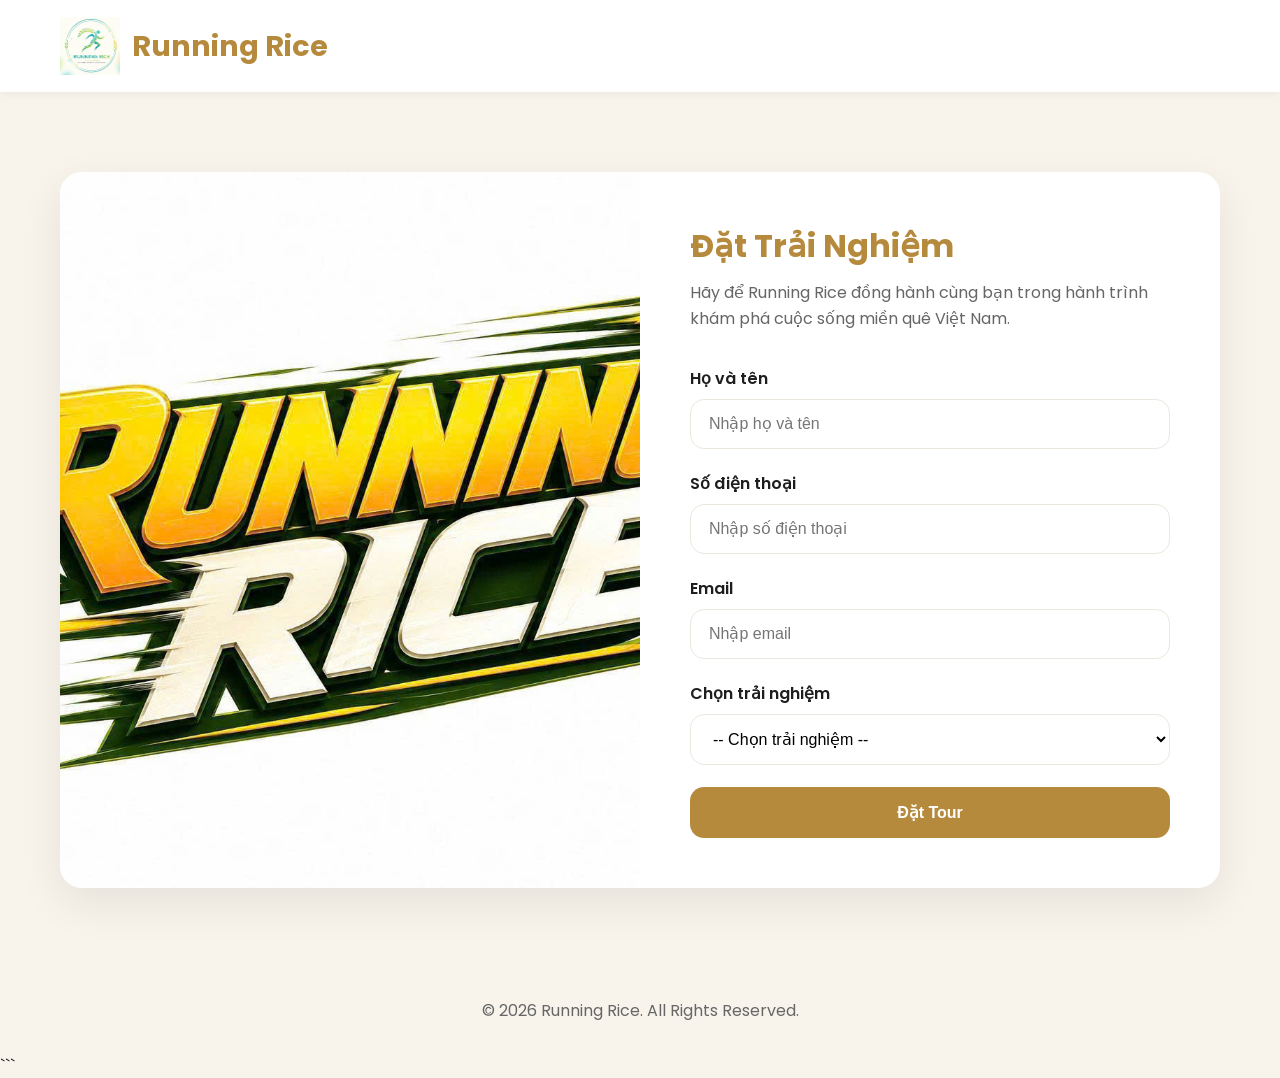
<file: booking.html>
<!DOCTYPE html>
<html lang="vi">

<head>

    <meta charset="UTF-8">

    <meta name="viewport"
          content="width=device-width, initial-scale=1.0">

    <title>Đặt Trải Nghiệm | Running Rice</title>

    <link rel="stylesheet" href="css/booking.css">

    <link rel="preconnect" href="https://fonts.googleapis.com">

    <link rel="preconnect"
          href="https://fonts.gstatic.com"
          crossorigin>

    <link href="https://fonts.googleapis.com/css2?family=Poppins:wght@300;400;500;600;700&display=swap"
          rel="stylesheet">

</head>

<body>

    <!-- ==========================
            Header
    =========================== -->

<header>

    <nav class="navbar">

        <a href="index.html" class="logo">

            <img
                src="images/logo.png"
                alt="Running Rice Logo"
            >

            <h2>
                Running Rice
            </h2>

        </a>

    </nav>

</header>



    <!-- ==========================
            Booking
    =========================== -->

    <section class="booking">

        <div class="booking-container">

            <!-- Left -->

            <div class="booking-image">

                <img src="images/rice.jpg"
                     alt="Running Rice">

            </div>



            <!-- Right -->

            <div class="booking-form">

                <h2>

                    Đặt Trải Nghiệm

                </h2>

                <p>

                    Hãy để Running Rice đồng hành cùng bạn
                    trong hành trình khám phá cuộc sống
                    miền quê Việt Nam.

                </p>



                <div class="form-group">

                    <label>

                        Họ và tên

                    </label>

                    <input
                        id="customerName"
                        type="text"
                        placeholder="Nhập họ và tên">

                </div>



                <div class="form-group">

                    <label>

                        Số điện thoại

                    </label>

                    <input
                        id="phone"
                        type="tel"
                        placeholder="Nhập số điện thoại">

                </div>



                <div class="form-group">

                    <label>

                        Email

                    </label>

                    <input
                        id="email"
                        type="email"
                        placeholder="Nhập email">

                </div>






                <div class="form-group">

                    <label>

                        Chọn trải nghiệm

                    </label>

                    <select id="experience">

                        <option value="">
                            -- Chọn trải nghiệm --
                        </option>

                        <option value="Trải Nghiệm 1">
                            Trải Nghiệm 1
                        </option>

                        <option value="Trải Nghiệm 2">
                            Trải Nghiệm 2
                        </option>

                        <option value="Trải Nghiệm 3">
                            Trải nghiệm 3
                        </option>

                    </select>

                </div>



                <button
                    id="btnBook"
                    type="button">

                    Đặt Tour

                </button>

            </div>

        </div>

    </section>



    <!-- ==========================
            Footer
    =========================== -->

    <footer>

        <p
        style="
        text-align:center;
        padding:30px;
        color:#666;
        ">

            © 2026 Running Rice.
            All Rights Reserved.

        </p>

    </footer>



    <script type="module"
            src="js/app.js"></script>

</body>

</html>
```
</file>
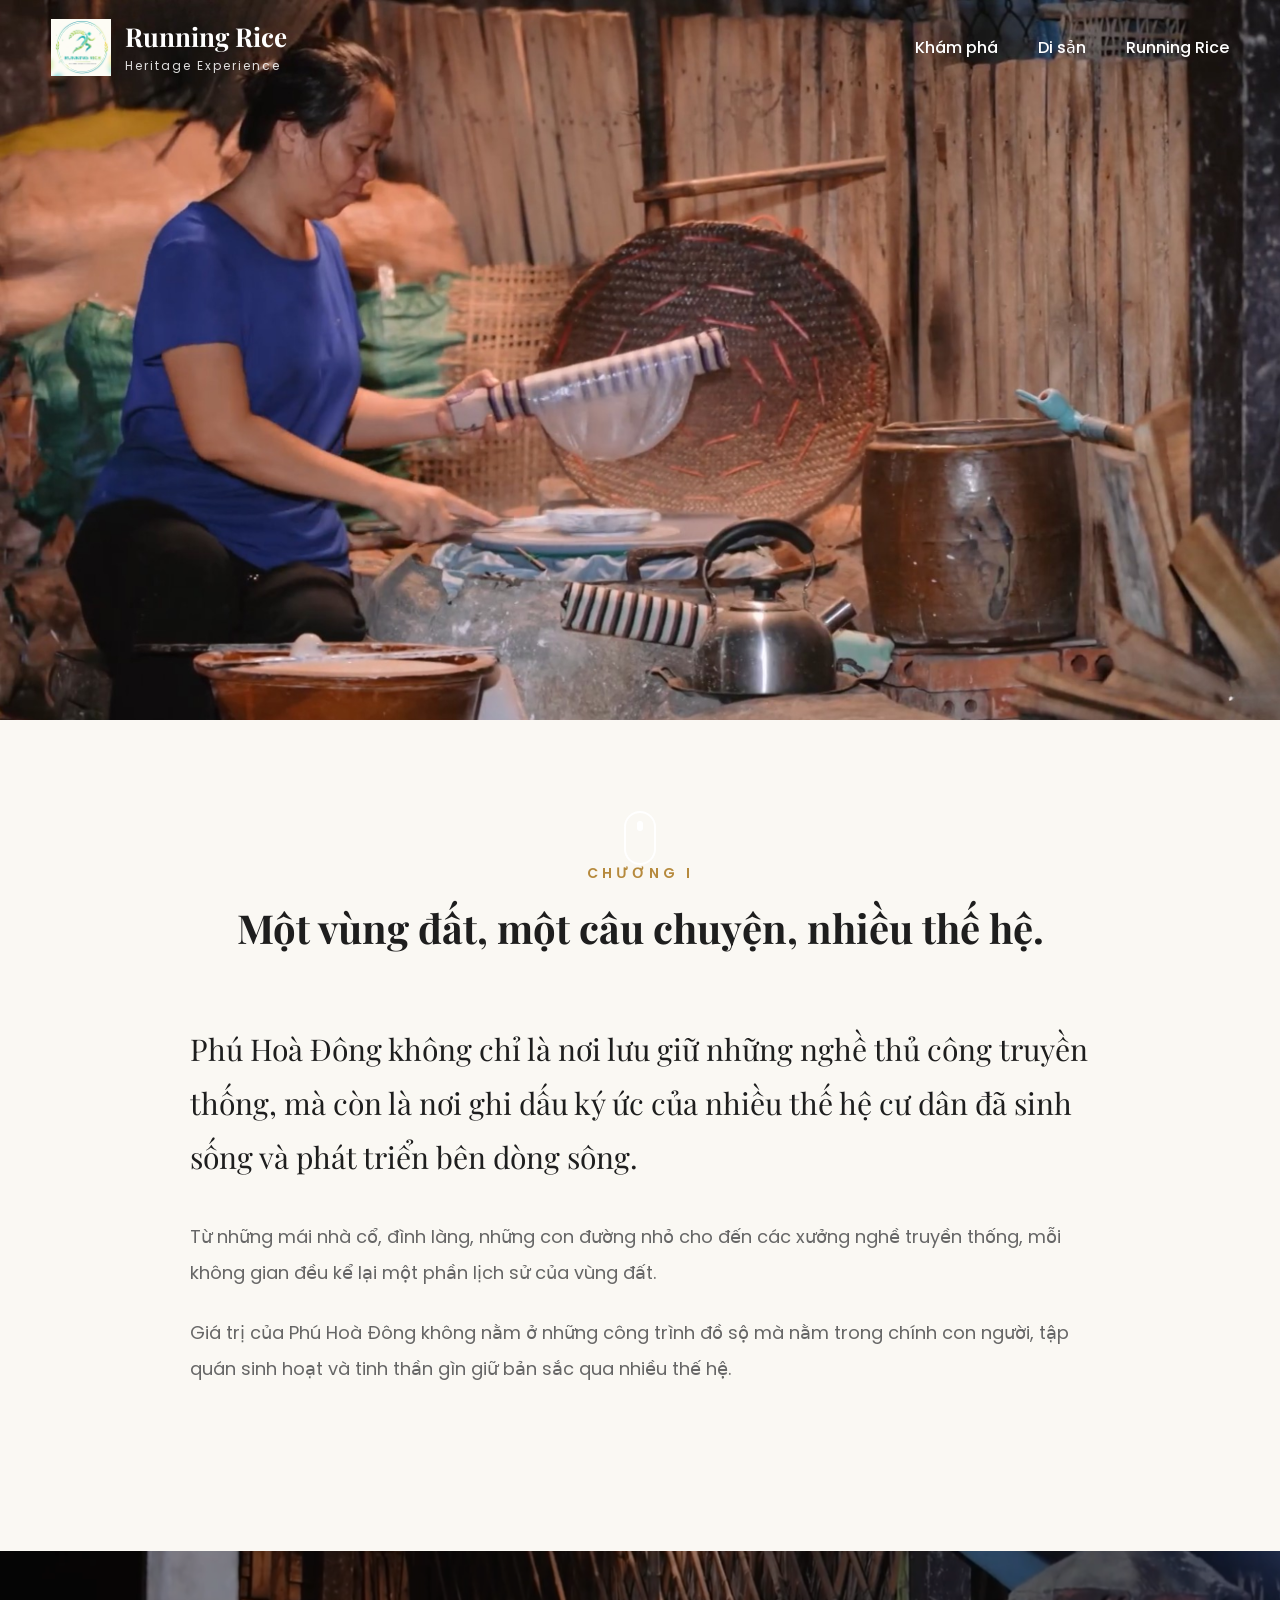
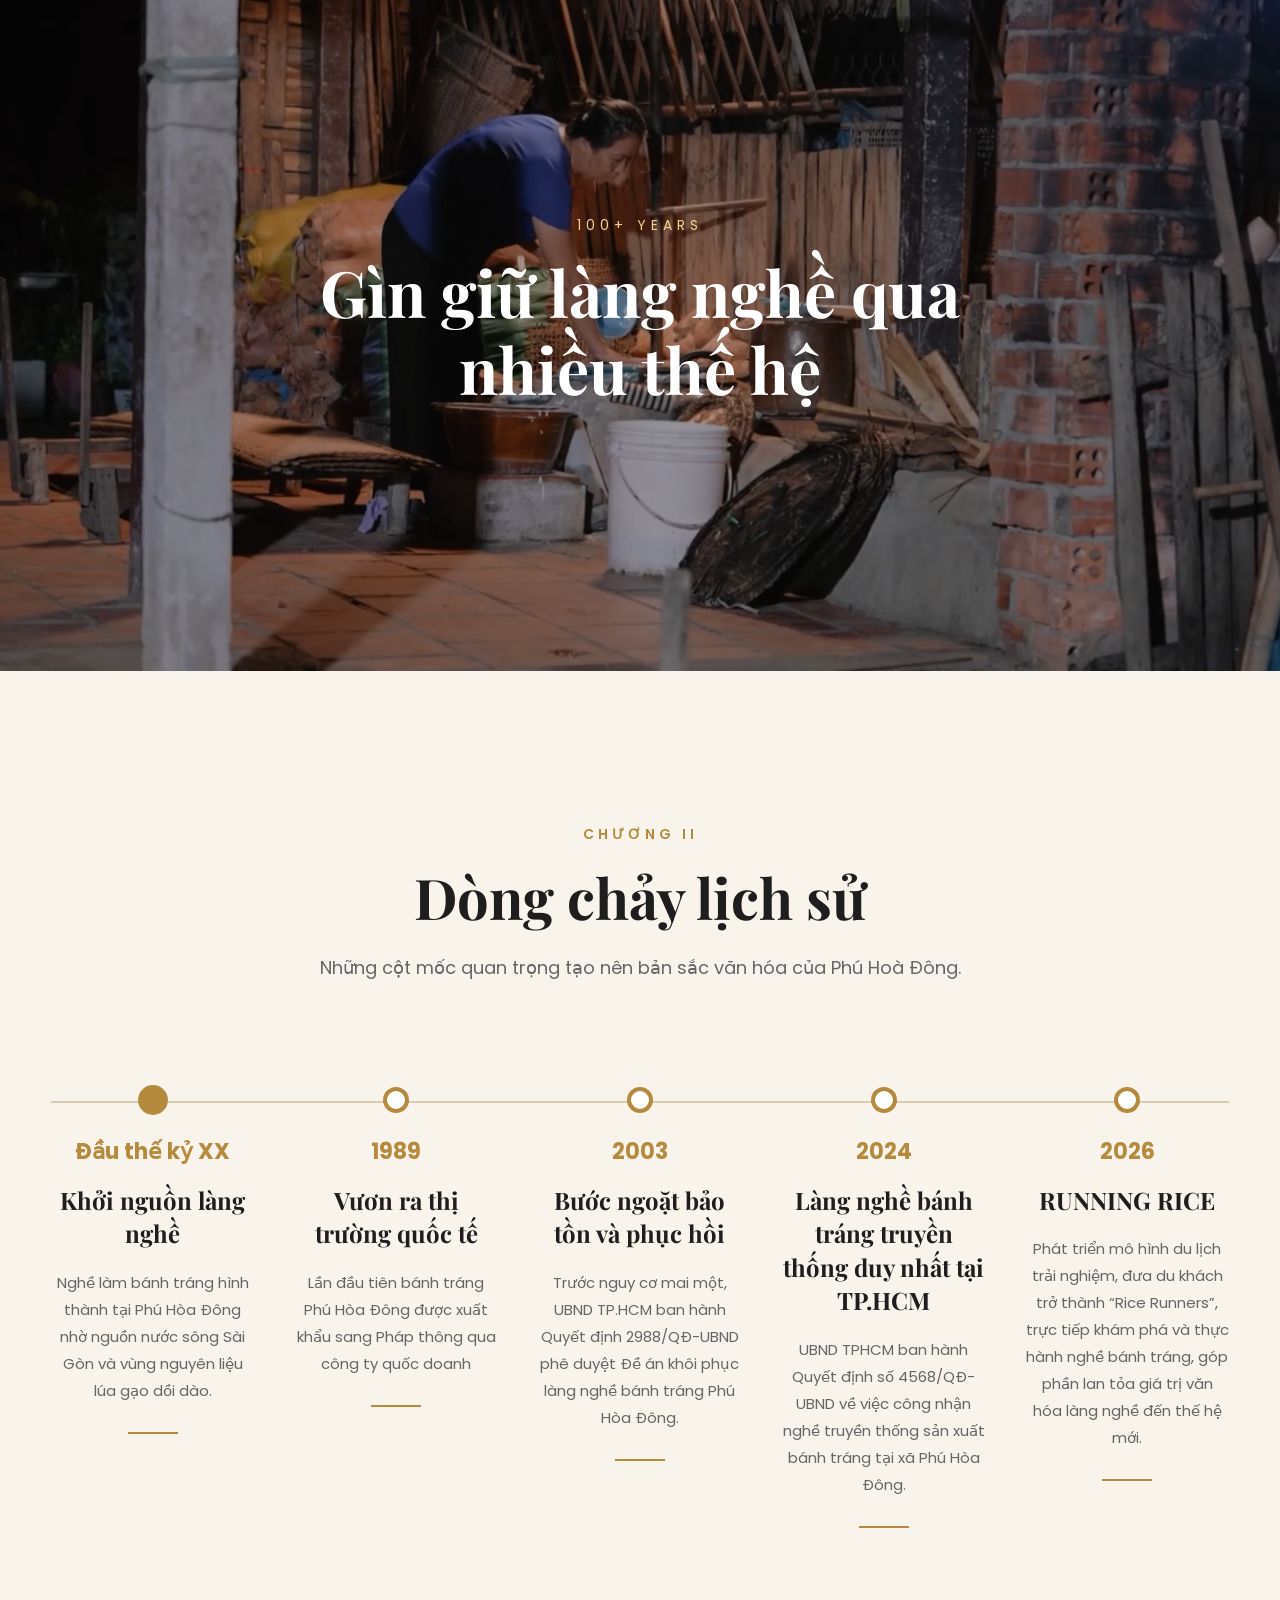
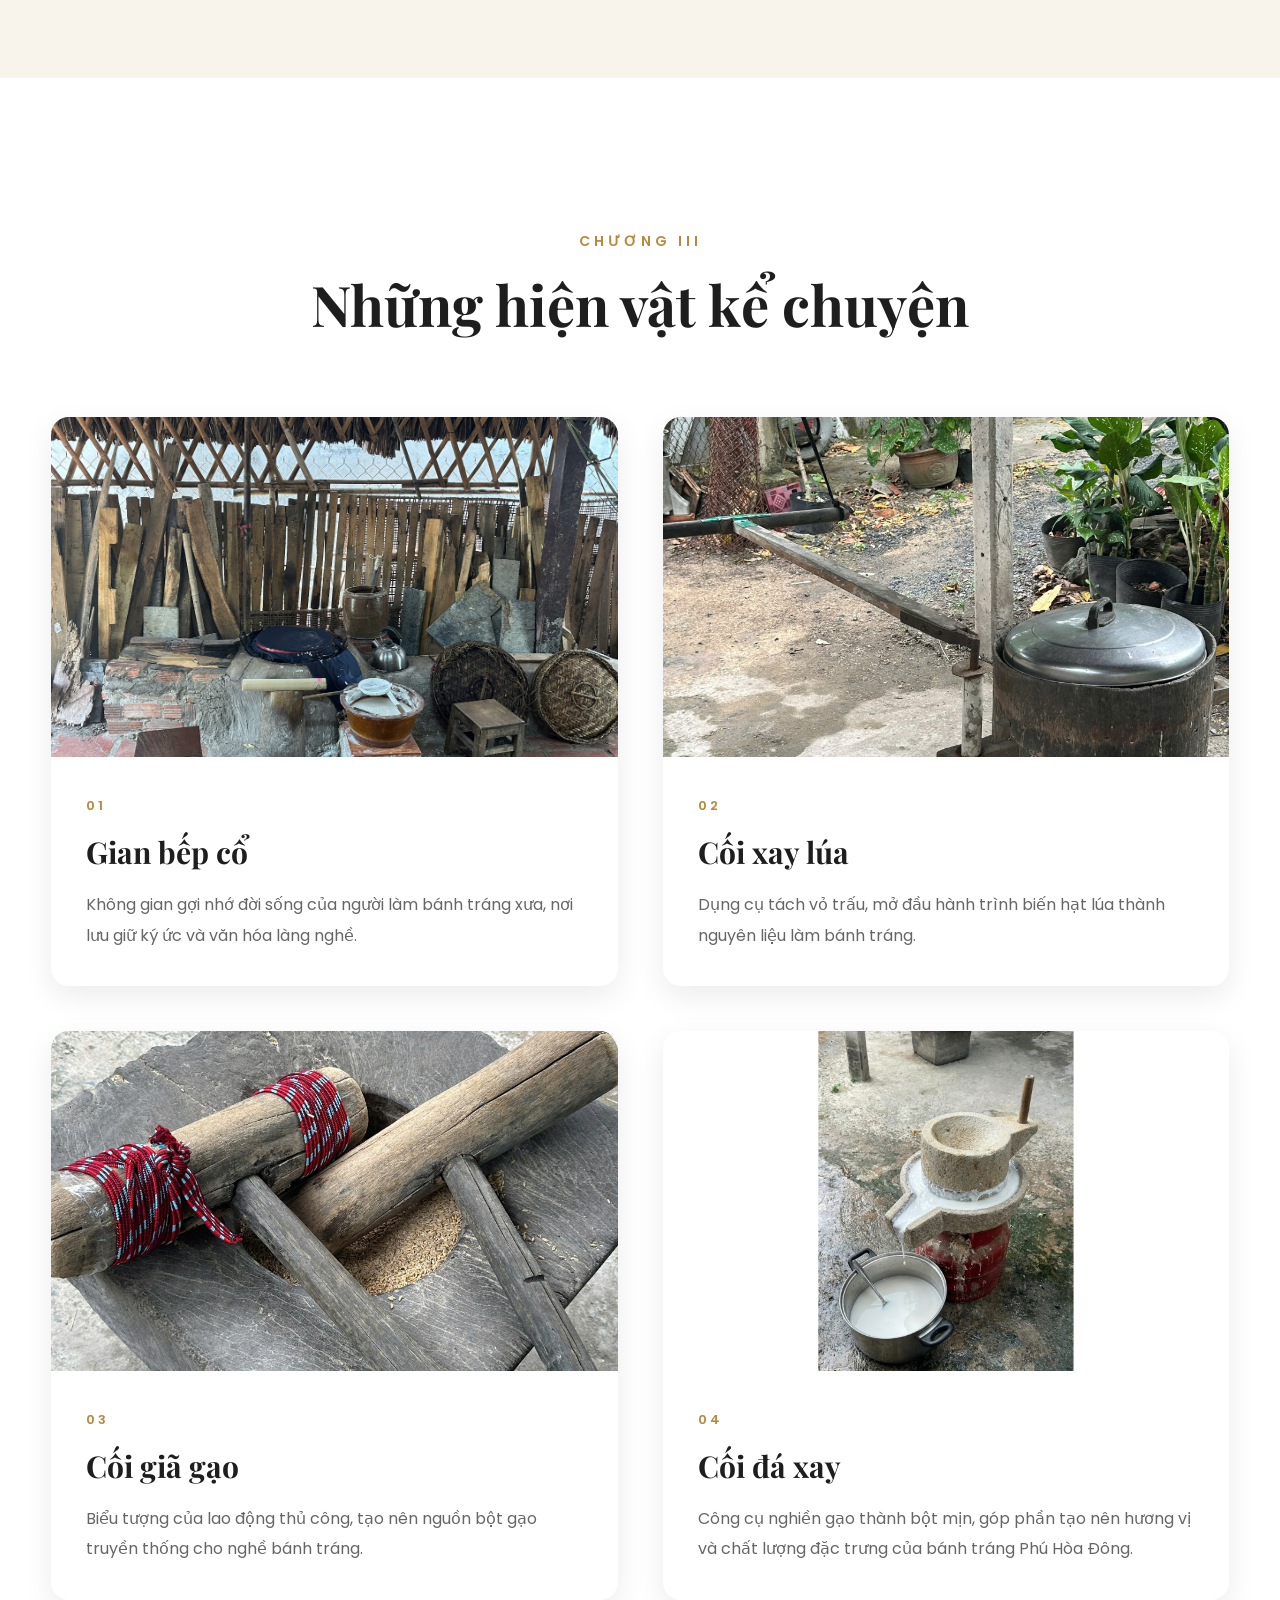
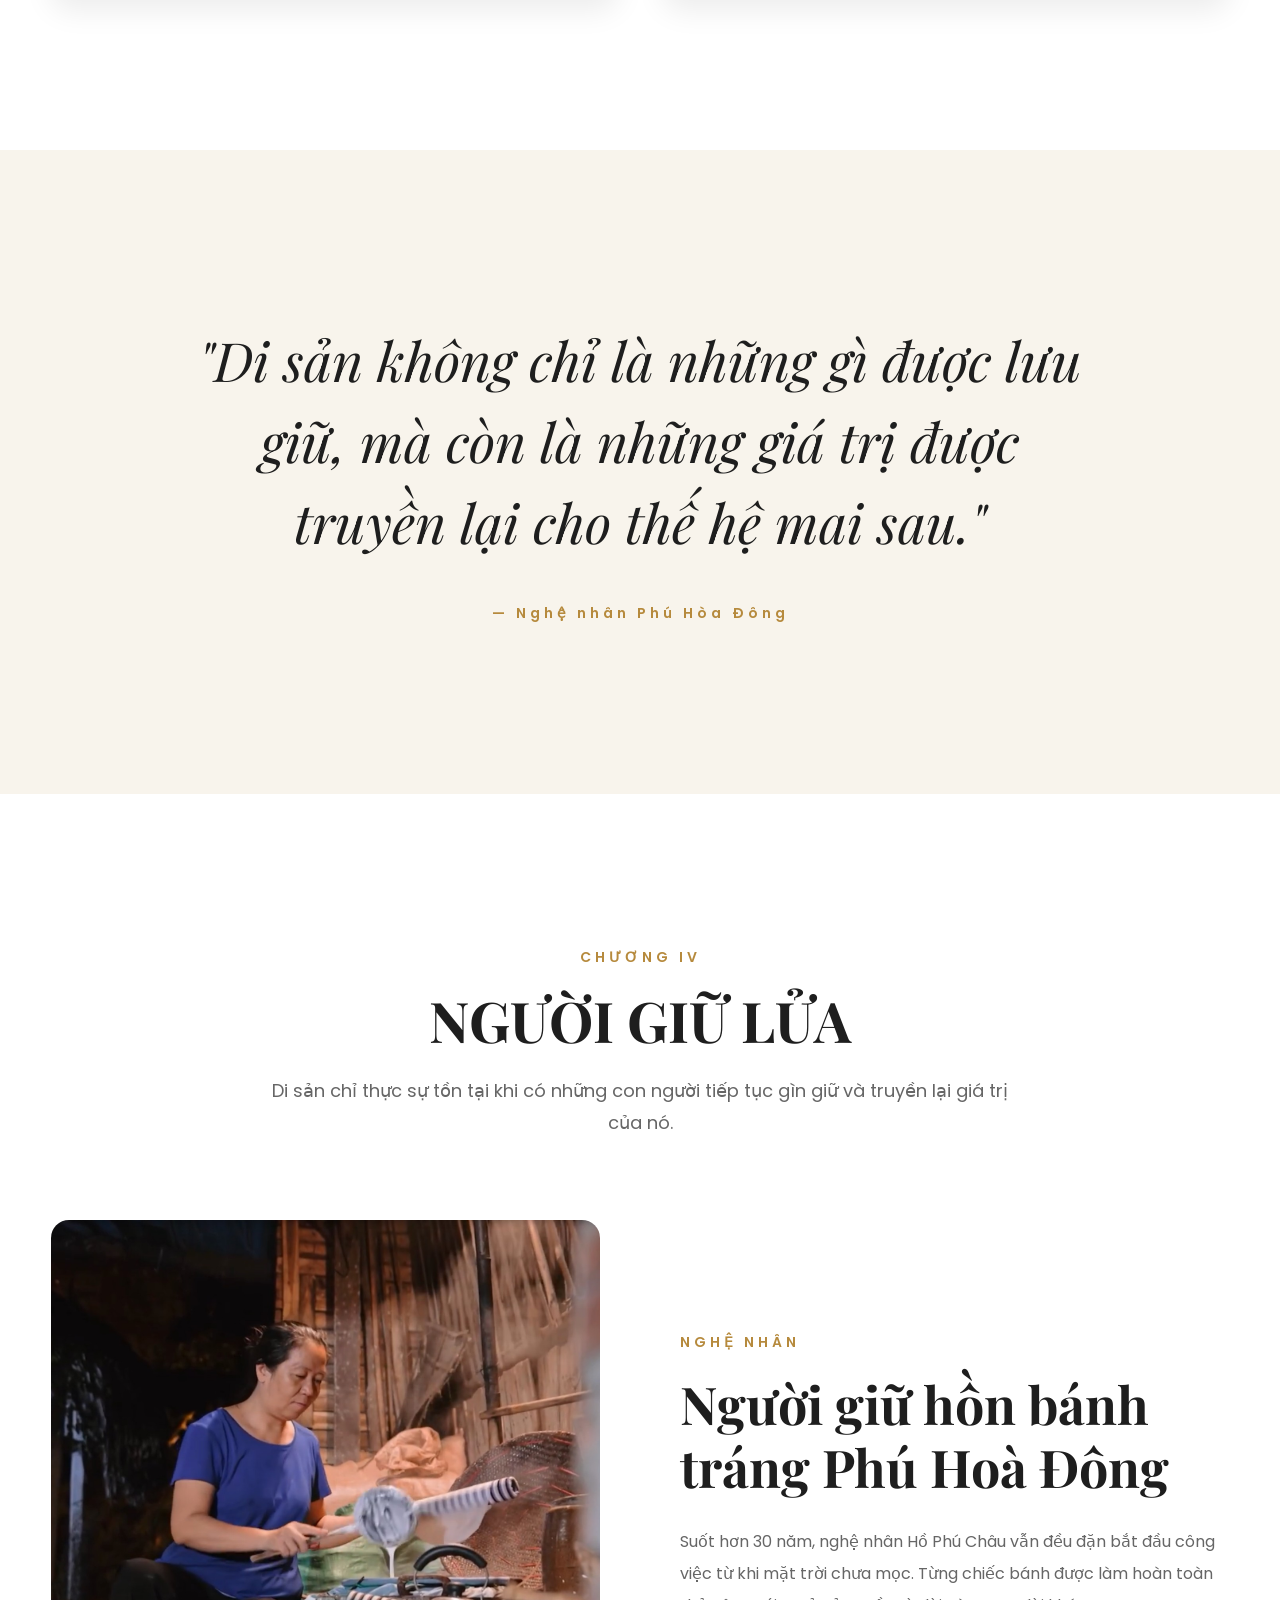
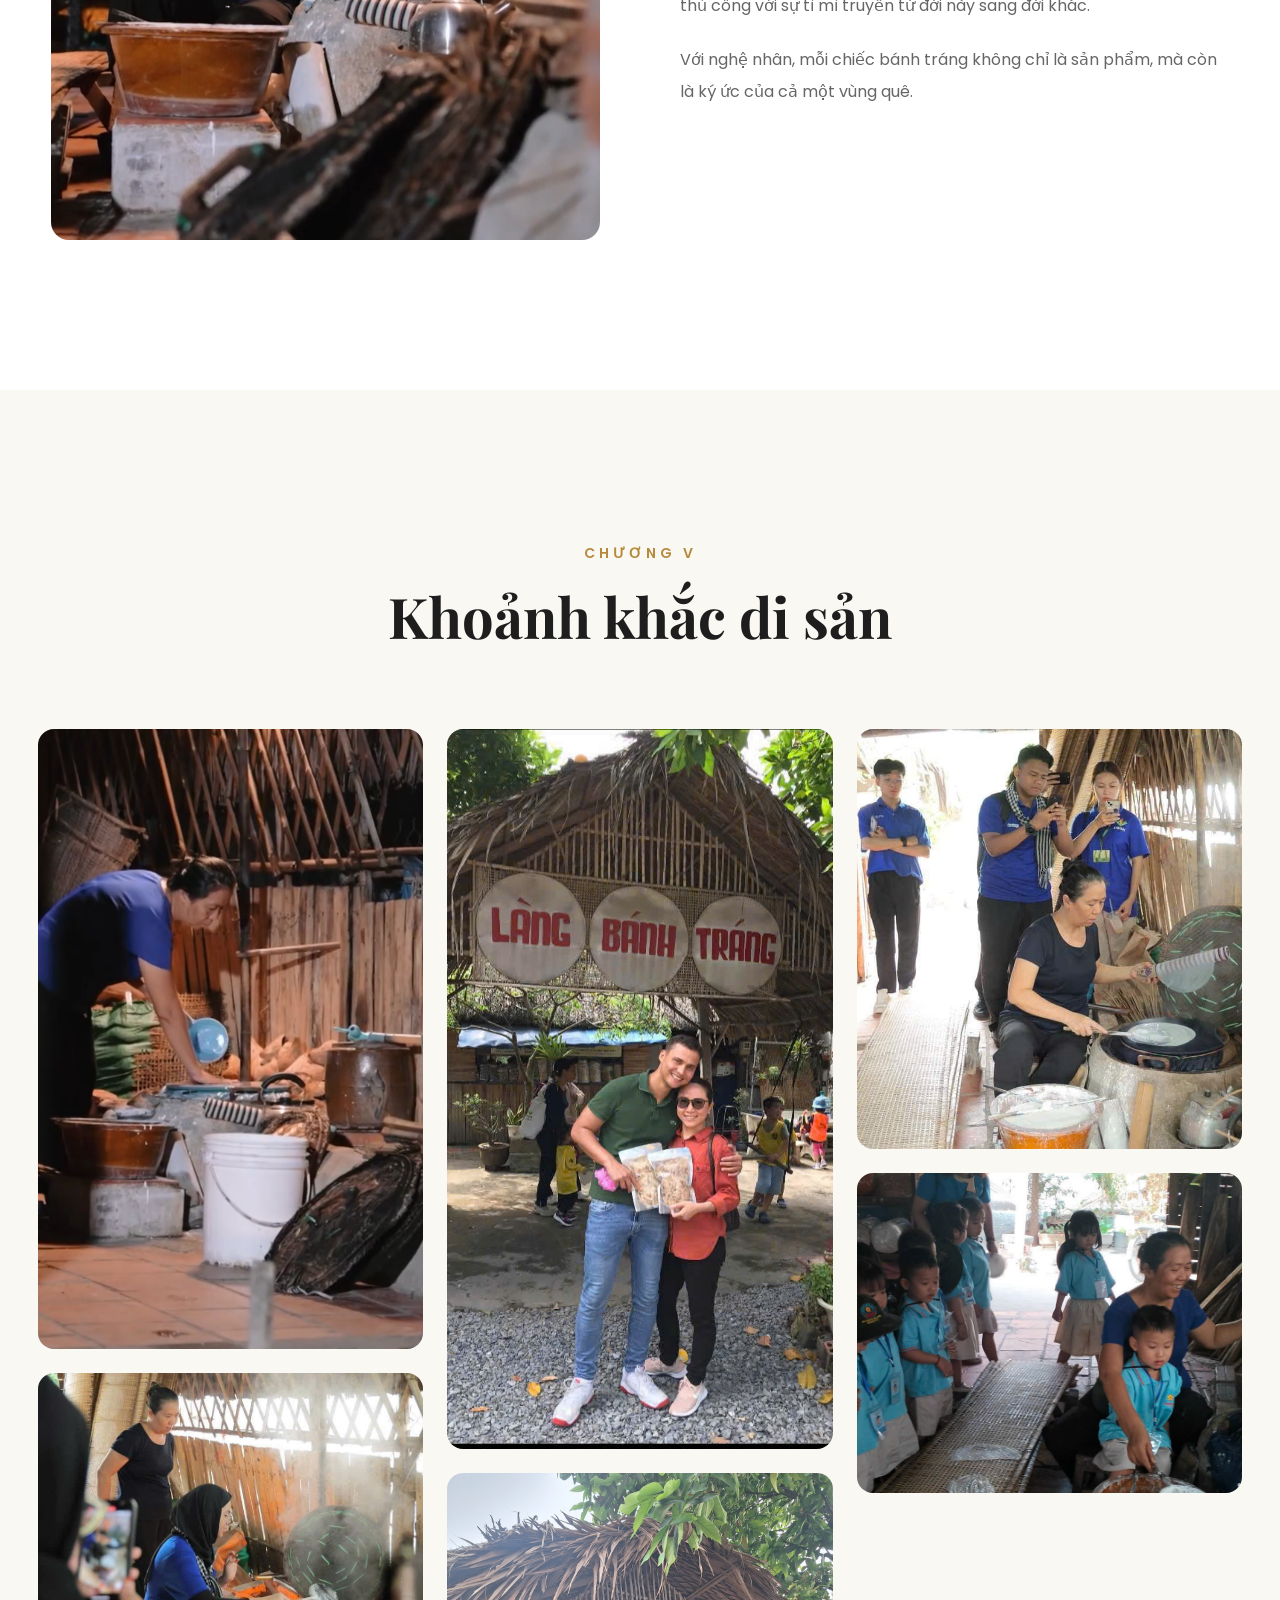
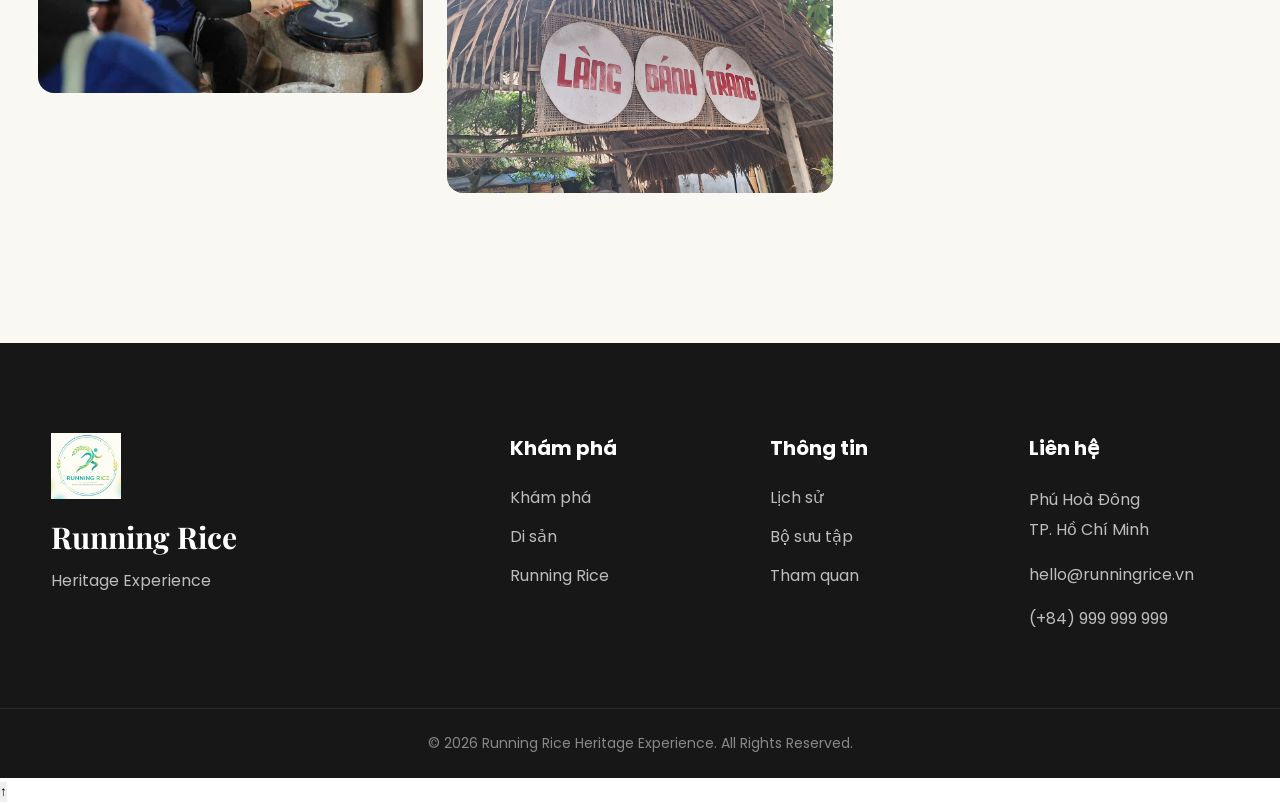
<file: heritage.html>
<!DOCTYPE html>

<html lang="vi">

<head>

    <meta charset="UTF-8">

    <meta
        name="viewport"
        content="width=device-width, initial-scale=1.0">

    <title>

        Di sản PHÚ HOÀ ĐÔNG 

    </title>

    <link
        rel="stylesheet"
        href="css/heritage.css">

    <link
        rel="preconnect"
        href="https://fonts.googleapis.com">

    <link
        rel="preconnect"
        href="https://fonts.gstatic.com"
        crossorigin>

    <link
        href="https://fonts.googleapis.com/css2?family=Poppins:wght@300;400;500;600;700&family=Playfair+Display:wght@500;600;700;800&display=swap"
        rel="stylesheet">
    
        <script src="js/menu.js" defer></script>

</head>

<body>

<!--==================================
HEADER
===================================-->

<header class="header">

    <div class="container">

        <nav class="navbar">

            <a href="#"
               class="logo">

                <img src="images/logo.png"
                     alt="Running Rice">

                <div class="logo-text">

                    <h2>Running Rice</h2>

                    <span>Heritage Experience</span>

                </div>

            </a>

            <ul class="nav-menu">

                <li>

                    <a href="index.html">

                        Khám phá

                    </a>

                </li>

                <li>

                    <a class="active"
                       href="heritage.html">

                        Di sản

                    </a>

                </li>

                <li>

                    <a href="running_rice.html">

                        Running Rice

                    </a>

                </li>
            </ul>

            <button class="menu-toggle" aria-label="Mở menu">
                <span></span>
                <span></span>
                <span></span>
            </button>

        </nav>

    </div>

</header>





<!--==================================
HERO
===================================-->

<section class="hero">

    <img
        src="images/TRANG 8.png"
        class="hero-image"
        alt="Heritage">

    <div class="hero-overlay"></div>

    

    <div class="scroll-down">

        <span></span>

    </div>

</section>





<!--==================================
THE STORY
===================================-->

<section
    class="story-section"
    id="story">

    <div class="container">

        <div class="story-header">

            <span>

                CHƯƠNG I

            </span>

            <h2>

                Một vùng đất,
                một câu chuyện,
                nhiều thế hệ.

            </h2>

        </div>

        <div class="story-content">

            <p class="lead">

                Phú Hoà Đông không chỉ là nơi lưu giữ
                những nghề thủ công truyền thống,
                mà còn là nơi ghi dấu ký ức của
                nhiều thế hệ cư dân đã sinh sống
                và phát triển bên dòng sông.

            </p>

            <p>

                Từ những mái nhà cổ, đình làng,
                những con đường nhỏ cho đến
                các xưởng nghề truyền thống,
                mỗi không gian đều kể lại
                một phần lịch sử của vùng đất.

            </p>

            <p>

                Giá trị của Phú Hoà Đông không nằm ở
                những công trình đồ sộ mà nằm
                trong chính con người,
                tập quán sinh hoạt và tinh thần
                gìn giữ bản sắc qua nhiều thế hệ.

            </p>

        </div>

    </div>

</section>





<!--==================================
FULL IMAGE
===================================-->

<section class="heritage-banner">

    <img
        src="images/TRANG 9.png"
        alt="History">

    <div class="banner-content">

        <span>

            100+ YEARS

        </span>

        <h2>

            Gìn giữ làng nghề
            qua nhiều thế hệ

        </h2>

    </div>

</section>
<!--==================================
HISTORICAL TIMELINE
===================================-->

<section
    class="timeline-section"
    id="timeline">

    <div class="container">

        <div class="section-title">

            <span>

                CHƯƠNG II

            </span>

            <h2>

                Dòng chảy lịch sử

            </h2>

            <p>

                Những cột mốc quan trọng tạo nên
                bản sắc văn hóa của Phú Hoà Đông.

            </p>

        </div>

        <div class="timeline-wrapper">

            <div class="timeline-line"></div>

            <div class="timeline-item active">

                <div class="timeline-dot"></div>

                <span class="timeline-year">

                    Đầu thế kỷ XX 

                </span>

                <h3>

                    Khởi nguồn làng nghề

                </h3>

                <p>

                    Nghề làm bánh tráng hình thành tại Phú Hòa Đông nhờ nguồn nước sông Sài Gòn và vùng nguyên liệu lúa gạo dồi dào.

                </p>

            </div>

            <div class="timeline-item">

                <div class="timeline-dot"></div>

                <span class="timeline-year">

                    1989 

                </span>

                <h3>

                    Vươn ra thị trường quốc tế

                </h3>

                <p>

                    Lần đầu tiên bánh tráng Phú Hòa Đông được xuất khẩu sang Pháp thông qua công ty quốc doanh

                </p>

            </div>

            <div class="timeline-item">

                <div class="timeline-dot"></div>

                <span class="timeline-year">

                    2003 

                </span>

                <h3>

                    Bước ngoặt bảo tồn và phục hồi

                </h3>

                <p>

                    Trước nguy cơ mai một, UBND TP.HCM ban hành Quyết định 2988/QĐ-UBND phê duyệt Đề án khôi phục làng nghề bánh tráng Phú Hòa Đông.

                </p>

            </div>

            <div class="timeline-item">

                <div class="timeline-dot"></div>

                <span class="timeline-year">

                    2024

                </span>

                <h3>

                    Làng nghề bánh tráng truyền thống duy nhất tại TP.HCM

                </h3>

                <p>

                    UBND TPHCM ban hành Quyết định số 4568/QĐ-UBND về việc công nhận nghề truyền thống sản xuất bánh tráng tại xã Phú Hòa Đông. 

                </p>

            </div>

                        <div class="timeline-item">

                <div class="timeline-dot"></div>

                <span class="timeline-year">

                    2026

                </span>

                <h3>

                    RUNNING RICE 

                </h3>

                <p>

                    Phát triển mô hình du lịch trải nghiệm, đưa du khách trở thành “Rice Runners”, trực tiếp khám phá và thực hành nghề bánh tráng, góp phần lan tỏa giá trị văn hóa làng nghề đến thế hệ mới.

                </p>

            </div>

        </div>

    </div>

</section>





<!--==================================
ARTIFACT COLLECTION
===================================-->

<section class="artifact-section">

    <div class="container">

        <div class="section-title">

            <span>

                CHƯƠNG III

            </span>

            <h2>

                Những hiện vật kể chuyện

            </h2>

        </div>

        <div class="artifact-grid">

            <article class="artifact-card">

                <div class="artifact-image">

                    <img
                        src="images/artifact-1.jpg"
                        alt="Artifact">

                </div>

                <div class="artifact-info">

                    <span>

                        01

                    </span>

                    <h3>

                        Gian bếp cổ

                    </h3>

                    <p>

                        Không gian gợi nhớ đời sống của người làm bánh tráng xưa, nơi lưu giữ ký ức và văn hóa làng nghề.

                    </p>

                </div>

            </article>

            <article class="artifact-card">

                <div class="artifact-image">

                    <img
                        src="images/artifact-2.jpg"
                        alt="Artifact">

                </div>

                <div class="artifact-info">

                    <span>

                        02

                    </span>

                    <h3>

                        Cối xay lúa 

                    </h3>

                    <p>

                        Dụng cụ tách vỏ trấu, mở đầu hành trình biến hạt lúa thành nguyên liệu làm bánh tráng. 

                    </p>

                </div>

            </article>

            <article class="artifact-card">

                <div class="artifact-image">

                    <img
                        src="images/artifact-3.jpg"
                        alt="Artifact">

                </div>

                <div class="artifact-info">

                    <span>

                        03

                    </span>

                    <h3>

                        Cối giã gạo


                    </h3>

                    <p>

                        Biểu tượng của lao động thủ công, tạo nên nguồn bột gạo truyền thống cho nghề bánh tráng. 

                    </p>

                </div>

            </article>

            <article class="artifact-card">

                <div class="artifact-image">

                    <img
                        src="images/artifact-4.png"
                        alt="Artifact">

                </div>

                <div class="artifact-info">

                    <span>

                        04

                    </span>

                    <h3>

                        Cối đá xay


                    </h3>

                    <p>

                        Công cụ nghiền gạo thành bột mịn, góp phần tạo nên hương vị và chất lượng đặc trưng của bánh tráng Phú Hòa Đông.  

                    </p>

                </div>

            </article>

        </div>

    </div>

</section>





<!--==================================
HERITAGE QUOTE
===================================-->

<section class="quote-section">

    <div class="container">

        <blockquote>

            "Di sản không chỉ là những gì
            được lưu giữ, mà còn là những giá trị
            được truyền lại cho thế hệ mai sau."

        </blockquote>

        <span>

            — Nghệ nhân Phú Hòa Đông

        </span>

    </div>

</section>
<!--==================================
ARTISANS
===================================-->

<section
    class="artisan-section"
    id="artisan">

    <div class="container">

        <div class="section-title">

            <span>

                CHƯƠNG IV

            </span>

            <h2>

                 NGƯỜI GIỮ LỬA<A:link></A:link>

            </h2>

            <p>

                Di sản chỉ thực sự tồn tại khi có những con người
                tiếp tục gìn giữ và truyền lại giá trị của nó.

            </p>

        </div>

        <!-- Artisan 01 -->

        <article class="artisan-story">

            <div class="artisan-image">

                <img
                    src="images/story.png"
                    alt="Nghệ nhân">

            </div>

            <div class="artisan-content">

                <span>

                    NGHỆ NHÂN

                </span>

                <h3>

                    Người giữ hồn bánh tráng Phú Hoà Đông

                </h3>

                <p>

                    Suốt hơn 30 năm, nghệ nhân Hồ Phú Châu vẫn đều đặn bắt đầu công việc từ khi mặt trời chưa mọc. Từng chiếc bánh được làm hoàn toàn thủ công với sự tỉ mỉ truyền từ đời này sang đời khác.


                </p>

                <p>

                    Với nghệ nhân, mỗi chiếc bánh tráng không chỉ là sản phẩm, mà còn là ký ức của cả một vùng quê.

                </p>

            </div>

        </article>


    </div>

</section>





<!--==================================
HERITAGE GALLERY
===================================-->

<section
    class="gallery-section"
    id="gallery">

    <div class="container">

        <div class="section-title">

            <span>

                CHƯƠNG V

            </span>

            <h2>

                Khoảnh khắc di sản

            </h2>

        </div>

    </div>

    <div class="gallery-masonry">

        <figure class="gallery-item large">

            <img
                src="images/TRANG 9.png"
                alt="Gallery">

        </figure>

        <figure class="gallery-item">

            <img
                src="images/trang 9.jpg"
                alt="Gallery">

    </figure>

        <figure class="gallery-item tall">

            <img
                src="images/TRANG 9-2.jpg"
                alt="Gallery">

        </figure>

        <figure class="gallery-item">

            <img
                src="images/p.jpg"
                alt="Gallery">

        </figure>

        <figure class="gallery-item wide">

            <img
                src="images/p1.jpg"
                alt="Gallery">

        </figure>

        <figure class="gallery-item">

            <img
                src="images/p5.jpg"
                alt="Gallery">

        </figure>

    </div>

</section>


<!--==================================
FOOTER
===================================-->

<footer class="footer">

    <div class="container footer-top">

        <div class="footer-brand">

            <img
                src="images/logo.png"
                alt="Running Rice">

            <h3>

                Running Rice

            </h3>

            <p>

                Heritage Experience

            </p>

        </div>

        <div class="footer-column">

            <h4>

                Khám phá

            </h4>

            <a href="index.html">

                Khám phá

            </a>


            <a href="heritage.html">

                Di sản

            </a>

            <a href="running_rice.html">

                Running Rice

            </a>


        </div>

        <div class="footer-column">

            <h4>

                Thông tin

            </h4>

            <a href="#timeline">

                Lịch sử

            </a>

            <a href="#gallery">

                Bộ sưu tập

            </a>

            <a href="running_rice.html">

                Tham quan

            </a>

        </div>

        <div class="footer-column">

            <h4>

                Liên hệ

            </h4>

            <p>

                
                Phú Hoà Đông<br> TP. Hồ Chí Minh
                 

            </p>

            <p>

                hello@runningrice.vn

            </p>

            <p>

                (+84) 999 999 999

            </p>

        </div>

    </div>

    <div class="footer-bottom">

        <p>

            © 2026 Running Rice Heritage Experience.
            All Rights Reserved.

        </p>

    </div>

</footer>











<!--==================================
BACK TO TOP
===================================-->

<button
    class="back-to-top">

    ↑

</button>





<!--==================================
PRELOADER
===================================-->

<div class="page-loader">

    <div class="loader-circle"></div>

</div>





<!--==================================
JAVASCRIPT
===================================-->

<script src="js/heritage.js"></script>

</body>

</html>
</file>
<file: css/booking.css>
:root{

    --primary:#B68A3D;
    --primary-dark:#8F6B2C;
    --secondary:#F8F4EC;

    --dark:#1E1E1E;
    --gray:#666;
    --light:#fff;

    --border:#ECE7DE;

    --shadow:0 15px 45px rgba(0,0,0,.08);

    --radius:22px;

}

/* ==========================
    Reset
========================== */

*{

    margin:0;
    padding:0;
    box-sizing:border-box;

}

body{

    font-family:"Poppins",sans-serif;

    background:var(--secondary);

    color:var(--dark);

}

/* ==========================
    Booking Section
========================== */

.booking{

    max-width:1200px;

    margin:80px auto;

    padding:0 20px;

}

.booking-container{

    display:grid;

    grid-template-columns:1fr 1fr;

    background:var(--light);

    border-radius:var(--radius);

    overflow:hidden;

    box-shadow:var(--shadow);

}

/* ==========================
    Left
========================== */

.booking-image{

    width:100%;

    height:100%;

}

.booking-image img{

    width:100%;

    height:100%;

    object-fit:cover;

    display:block;

}

/* ==========================
    Right
========================== */

.booking-form{

    padding:50px;

}

.booking-form h2{

    font-size:2rem;

    margin-bottom:10px;

    color:var(--primary);

}

.booking-form p{

    color:var(--gray);

    margin-bottom:35px;

    line-height:1.6;

}

/* ==========================
    Form
========================== */

.form-group{

    margin-bottom:22px;

}

.form-group label{

    display:block;

    margin-bottom:8px;

    font-weight:600;

}

.form-group input,

.form-group select{

    width:100%;

    padding:15px 18px;

    border:1px solid var(--border);

    border-radius:14px;

    outline:none;

    font-size:1rem;

    transition:.3s;

    background:var(--light);

}

.form-group input:focus,

.form-group select:focus{

    border-color:var(--primary);

    box-shadow:0 0 0 4px rgba(182,138,61,.15);

}

/* ==========================
    Button
========================== */

#btnBook{

    width:100%;

    border:none;

    padding:16px;

    font-size:1rem;

    border-radius:14px;

    cursor:pointer;

    background:var(--primary);

    color:var(--light);

    font-weight:600;

    transition:.3s;

}

#btnBook:hover{

    background:var(--primary-dark);

    transform:translateY(-2px);

}

#btnBook:disabled{

    opacity:.7;

    cursor:not-allowed;

}

/* ==========================
    Responsive
========================== */

@media(max-width:900px){

    .booking-container{

        grid-template-columns:1fr;

    }

    .booking-image{

        height:300px;

    }

    .booking-form{

        padding:35px 25px;

    }

}

@media(max-width:600px){

    .booking{

        margin:40px auto;

    }

    .booking-form h2{

        font-size:1.7rem;

    }

    .booking-form{

        padding:25px 20px;

    }

}
/* ==========================
    Header
========================== */

header{

    width:100%;

    background:var(--light);

    box-shadow:0 2px 10px rgba(0,0,0,.05);

}

.navbar{

    max-width:1200px;

    margin:auto;

    padding:16px 20px;

    display:flex;

    justify-content:space-between;

    align-items:center;

}

.logo{

    display:flex;

    align-items:center;

    gap:12px;

    text-decoration:none;

}

.logo img{

    width:60px;

    height:60px;

    object-fit:contain;

}

.logo h2{

    font-size:1.8rem;

    font-weight:700;

    color:var(--primary);

}
</file>
<file: css/heritage.css>
/*======================================================
HERITAGE PAGE
Running Rice Layout Version
======================================================*/

/*=========================
RESET
=========================*/

*{
    margin:0;
    padding:0;
    box-sizing:border-box;
}

html{
    scroll-behavior:smooth;
}

body{
    font-family:"Poppins",sans-serif;
    color:#1E1E1E;
    background:#fff;
    overflow-x:hidden;
}

img{
    display:block;
    width:100%;
}

a{
    text-decoration:none;
    color:inherit;
}

ul{
    list-style:none;
}

button{
    font-family:inherit;
    border:none;
    outline:none;
    cursor:pointer;
}

/*=========================
VARIABLES
=========================*/

:root{

    --primary:#B68A3D;
    --primary-dark:#8F6B2C;
    --secondary:#F8F4EC;
    --light:#FAF8F3;
    --dark:#1E1E1E;
    --gray:#666;
    --border:#E7E0D2;

    --radius:18px;

}

/*=========================
CONTAINER
=========================*/

.container{

    width:min(1200px,92%);
    margin:auto;

}

/*=========================
HEADER
=========================*/

.header{

    position:absolute;
    top:0;
    left:0;
    width:100%;
    z-index:999;

}

.navbar{

    height:95px;

    display:flex;
    justify-content:space-between;
    align-items:center;

}

/*=========================
LOGO
=========================*/

.logo{

    display:flex;
    align-items:center;
    gap:14px;

    color:#fff;

}

.logo img{

    width:60px;

}

.logo-text h2{

    font-size:26px;
    font-family:"Playfair Display",serif;
    font-weight:700;
    color:white;

}

.logo-text span{

    display:block;

    margin-top:3px;

    font-size:12px;
    letter-spacing:2px;

    color:rgba(255,255,255,.85);

}

/*=========================
NAVIGATION
=========================*/

.nav-menu{

    display:flex;
    align-items:center;
    gap:40px;

}

.nav-menu a{

    position:relative;

    color:white;

    font-size:16px;
    font-weight:500;

    transition:.3s;

}

.nav-menu a:hover{

    color:#D4AF37;

}

.nav-menu a::after{

    content:"";

    position:absolute;

    left:0;
    bottom:-8px;

    width:0;
    height:2px;

    background:#D4AF37;

    transition:.3s;

}

.nav-menu a:hover::after{

    width:100%;

}

.nav-menu a.active{

    color:#D4AF37;

}

.nav-menu a.active::after{

    width:100%;

}

/*=========================
MOBILE MENU
=========================*/

.menu-toggle{

    display:none;

    width:42px;
    height:32px;

    background:transparent;

    flex-direction:column;
    justify-content:space-between;

}

.menu-toggle span{

    display:block;

    width:100%;
    height:3px;

    background:white;

    border-radius:20px;

}

@media(max-width:768px){

    .menu-toggle{

        display:flex;

    }

    .nav-menu{

        display:none;

    }

    html.nav-open .nav-menu{

        display:flex;

        position:fixed;

        top:85px;
        right:20px;

        flex-direction:column;

        gap:20px;

        background:rgba(20,20,20,.95);

        padding:24px;

        border-radius:18px;

        min-width:220px;

        z-index:9999;

    }

}

/*=========================
SCROLL ICON
=========================*/

.scroll-down{

    position:absolute;

    left:50%;
    bottom:35px;

    transform:translateX(-50%);

    z-index:10;

}

.scroll-down span{

    display:block;

    width:32px;
    height:54px;

    border:2px solid white;

    border-radius:30px;

    position:relative;

}

.scroll-down span::before{

    content:"";

    position:absolute;

    left:50%;

    top:8px;

    transform:translateX(-50%);

    width:6px;
    height:10px;

    background:white;

    border-radius:20px;

    animation:scrollDown 1.8s infinite;

}

@keyframes scrollDown{

    0%{

        opacity:0;
        top:8px;

    }

    50%{

        opacity:1;

    }

    100%{

        opacity:0;
        top:28px;

    }

}
/*======================================================
HERITAGE PAGE
PART 2
STORY + PARALLAX + TIMELINE
======================================================*/
/*======================================================
HERITAGE PAGE
PART 3
STORY + BANNER + TIMELINE
======================================================*/

/*=========================
SECTION TITLE
=========================*/

.section-title{

    text-align:center;

    max-width:760px;

    margin:0 auto 80px;

}

.section-title span{

    display:inline-block;

    color:var(--primary);

    font-size:14px;

    letter-spacing:4px;

    font-weight:600;

    margin-bottom:18px;

}

.section-title h2{

    font-family:"Playfair Display",serif;

    font-size:56px;

    color:var(--dark);

    line-height:1.2;

    margin-bottom:22px;

}

.section-title p{

    color:var(--gray);

    font-size:18px;

    line-height:1.8;

}

/*=========================
STORY
=========================*/

.story-section{

    padding:140px 0;

    background:#FAF8F3;

}

.story-header{

    text-align:center;

    max-width:850px;

    margin:0 auto 70px;

}

.story-header span{

    display:inline-block;

    color:var(--primary);

    letter-spacing:4px;

    font-size:14px;

    margin-bottom:20px;

    font-weight:600;

}

.story-header h2{

    font-family:"Playfair Display",serif;

    font-size:40px;

    line-height:1.2;

    color:var(--dark);

}

.story-content{

    max-width:900px;

    margin:auto;

}

.story-content .lead{

    font-size:30px;

    font-family:"Playfair Display",serif;

    line-height:1.8;

    color:var(--dark);

    margin-bottom:35px;

}

.story-content p{

    font-size:18px;

    color:#666;

    line-height:2;

    margin-bottom:24px;

}

/*=========================
PARALLAX IMAGE
=========================*/

.heritage-banner{

    position:relative;

    height:80vh;

    overflow:hidden;

}

.heritage-banner img{

    width:100%;

    height:100%;

    object-fit:cover;

}

.heritage-banner::before{

    content:"";

    position:absolute;

    inset:0;

    background:rgba(0,0,0,.35);

}

.banner-content{

    position:absolute;

    top:50%;

    left:50%;

    transform:translate(-50%,-50%);

    z-index:5;

    color:white;

    text-align:center;

}

.banner-content span{

    display:block;

    font-size:14px;

    letter-spacing:5px;

    margin-bottom:18px;

    color:#F2D08C;

}

.banner-content h2{

    font-family:"Playfair Display",serif;

    font-size:64px;

    line-height:1.2;

}

/*=========================
TIMELINE
=========================*/

.timeline-section{

    padding:150px 0;

    background:#F8F4EC;

}

.timeline-wrapper{

    position:relative;

    display:flex;

    justify-content:space-between;

    gap:40px;

    margin-top:80px;

}

.timeline-line{

    position:absolute;

    top:36px;

    left:0;

    width:100%;

    height:2px;

    background:#d9cbb2;

}

.timeline-item{

    position:relative;

    flex:1;

    padding-top:70px;

    transition:.35s;

}

.timeline-item:hover{

    transform:translateY(-10px);

}

.timeline-dot{

    position:absolute;

    top:22px;

    left:50%;

    transform:translateX(-50%);

    width:26px;

    height:26px;

    border-radius:50%;

    background:#fff;

    border:4px solid var(--primary);

    transition:.35s;

    z-index:2;

}

.timeline-item.active .timeline-dot,

.timeline-item:hover .timeline-dot{

    background:var(--primary);

    transform:translateX(-50%) scale(1.15);

}

.timeline-year{

    display:block;

    text-align:center;

    color:var(--primary);

    font-size:22px;

    font-weight:700;

    margin-bottom:16px;

}

.timeline-item h3{

    text-align:center;

    font-family:"Playfair Display",serif;

    font-size:24px;

    line-height:1.4;

    margin-bottom:18px;

}

.timeline-item p{

    text-align:center;

    color:#666;

    line-height:1.8;

    font-size:15px;

    max-width:240px;

    margin:auto;

}

.timeline-item::after{

    content:"";

    display:block;

    width:50px;

    height:2px;

    background:var(--primary);

    margin:28px auto 0;

}

/*=========================
RESPONSIVE
=========================*/

@media(max-width:992px){

    .story-header h2{

        font-size:48px;

    }

    .section-title h2{

        font-size:48px;

    }

    .banner-content h2{

        font-size:48px;

    }

    .timeline-wrapper{

        overflow-x:auto;

        padding-bottom:30px;

    }

    .timeline-item{

        min-width:260px;

    }

}

@media(max-width:768px){

    .story-section{

        padding:100px 0;

    }

    .story-header h2{

        font-size:40px;

    }

    .story-content .lead{

        font-size:24px;

    }

    .story-content p{

        font-size:16px;

    }

    .heritage-banner{

        height:55vh;

    }

    .banner-content h2{

        font-size:38px;

    }

    .timeline-section{

        padding:100px 0;

    }

}
/*======================================================
HERITAGE PAGE
PART 4
ARTIFACT + QUOTE + ARTISAN + GALLERY
======================================================*/

/*=========================
ARTIFACT
=========================*/

.artifact-section{

    padding:150px 0;

    background:#fff;

}

.artifact-grid{

    display:grid;

    grid-template-columns:repeat(2,1fr);

    gap:45px;

}

.artifact-card{

    overflow:hidden;

    background:#fff;

    border-radius:18px;

    box-shadow:0 10px 30px rgba(0,0,0,.08);

    transition:.35s;

}

.artifact-card:hover{

    transform:translateY(-10px);

    box-shadow:0 20px 45px rgba(0,0,0,.12);

}

.artifact-image{

    overflow:hidden;

}

.artifact-image img{

    width:100%;

    height:340px;

    object-fit:cover;

    transition:.5s;

}

.artifact-card:hover img{

    transform:scale(1.08);

}

.artifact-info{

    padding:35px;

}

.artifact-info span{

    display:inline-block;

    color:var(--primary);

    letter-spacing:3px;

    font-size:13px;

    font-weight:600;

    margin-bottom:16px;

}

.artifact-info h3{

    font-family:"Playfair Display",serif;

    font-size:30px;

    margin-bottom:18px;

    color:var(--dark);

}

.artifact-info p{

    line-height:1.9;

    color:var(--gray);

}

/*=========================
QUOTE
=========================*/

.quote-section{

    padding:170px 0;

    background:var(--secondary);

    text-align:center;

}

.quote-section blockquote{

    max-width:900px;

    margin:auto;

    font-family:"Playfair Display",serif;

    font-size:54px;

    line-height:1.5;

    font-style:italic;

    color:var(--dark);

}

.quote-section span{

    display:block;

    margin-top:40px;

    color:var(--primary);

    letter-spacing:4px;

    font-size:14px;

    font-weight:600;

}

/*=========================
ARTISAN
=========================*/

.artisan-section{

    padding:150px 0;

    background:white;

}

.artisan-story{

    display:grid;

    grid-template-columns:1fr 1fr;

    gap:80px;

    align-items:center;

}

.artisan-image{

    overflow:hidden;

    border-radius:18px;

}

.artisan-image img{

    width:100%;

    height:620px;

    object-fit:cover;

    transition:.6s;

}

.artisan-story:hover img{

    transform:scale(1.05);

}

.artisan-content span{

    display:inline-block;

    color:var(--primary);

    letter-spacing:4px;

    font-size:14px;

    font-weight:600;

    margin-bottom:20px;

}

.artisan-content h3{

    font-family:"Playfair Display",serif;

    font-size:52px;

    line-height:1.2;

    margin-bottom:28px;

    color:var(--dark);

}

.artisan-content p{

    color:var(--gray);

    line-height:2;

    margin-bottom:22px;

}

/*=========================
GALLERY
=========================*/

.gallery-section{

    padding:150px 0;

    background:#FAF8F3;

}

.gallery-masonry{

    width:min(1400px,94%);

    margin:auto;

    column-count:3;

    column-gap:24px;

}

.gallery-item{

    break-inside:avoid;

    margin-bottom:24px;

    overflow:hidden;

    border-radius:16px;

    cursor:pointer;

}

.gallery-item img{

    width:100%;

    display:block;

    transition:.5s;

}

.gallery-item:hover img{

    transform:scale(1.08);

}

.gallery-item.large img{

    height:620px;

    object-fit:cover;

}

.gallery-item.tall img{

    height:720px;

    object-fit:cover;

}

.gallery-item.wide img{

    height:420px;

    object-fit:cover;

}

.gallery-item:not(.large):not(.tall):not(.wide) img{

    height:320px;

    object-fit:cover;

}

/*=========================
RESPONSIVE
=========================*/

@media(max-width:1100px){

    .artifact-grid{

        grid-template-columns:1fr;

    }

    .gallery-masonry{

        column-count:2;

    }

}

@media(max-width:992px){

    .artisan-story{

        grid-template-columns:1fr;

        gap:50px;

    }

    .artisan-image img{

        height:500px;

    }

    .artisan-content h3{

        font-size:42px;

    }

}

@media(max-width:768px){

    .quote-section{

        padding:120px 0;

    }

    .quote-section blockquote{

        font-size:34px;

    }

    .gallery-masonry{

        column-count:1;

    }

    .artisan-image img{

        height:380px;

    }

    .artisan-content h3{

        font-size:34px;

    }

}
/*==================================
FOOTER
==================================*/

.footer{

    background:#171717;

    color:white;

    padding:90px 0 0;

}

.footer-top{

    display:grid;

    grid-template-columns:2fr 1fr 1fr 1fr;

    gap:60px;

    padding-bottom:60px;

}

.footer-brand img{

    width:70px;

    margin-bottom:18px;

}

.footer-brand h3{

    font-family:"Playfair Display",serif;

    font-size:30px;

    margin-bottom:10px;

}

.footer-brand p{

    color:#bdbdbd;

    line-height:1.8;

}

.footer-column h4{

    font-size:20px;

    margin-bottom:22px;

    color:white;

}

.footer-column a{

    display:block;

    color:#bdbdbd;

    margin-bottom:14px;

    transition:.3s;

}

.footer-column a:hover{

    color:#D4AF37;

    transform:translateX(5px);

}

.footer-column p{

    color:#bdbdbd;

    line-height:1.9;

    margin-bottom:14px;

}

.footer-bottom{

    border-top:1px solid rgba(255,255,255,.08);

    text-align:center;

    padding:24px 0;

}

.footer-bottom p{

    color:#888;

    font-size:14px;

}

@media(max-width:992px){

.footer-top{

grid-template-columns:1fr 1fr;

}

}

@media(max-width:768px){

.footer{

padding-top:70px;

}

.footer-top{

grid-template-columns:1fr;

gap:40px;

}

.footer-brand{

text-align:center;

}

.footer-brand img{

margin:auto auto 20px;

}

}
</file>
